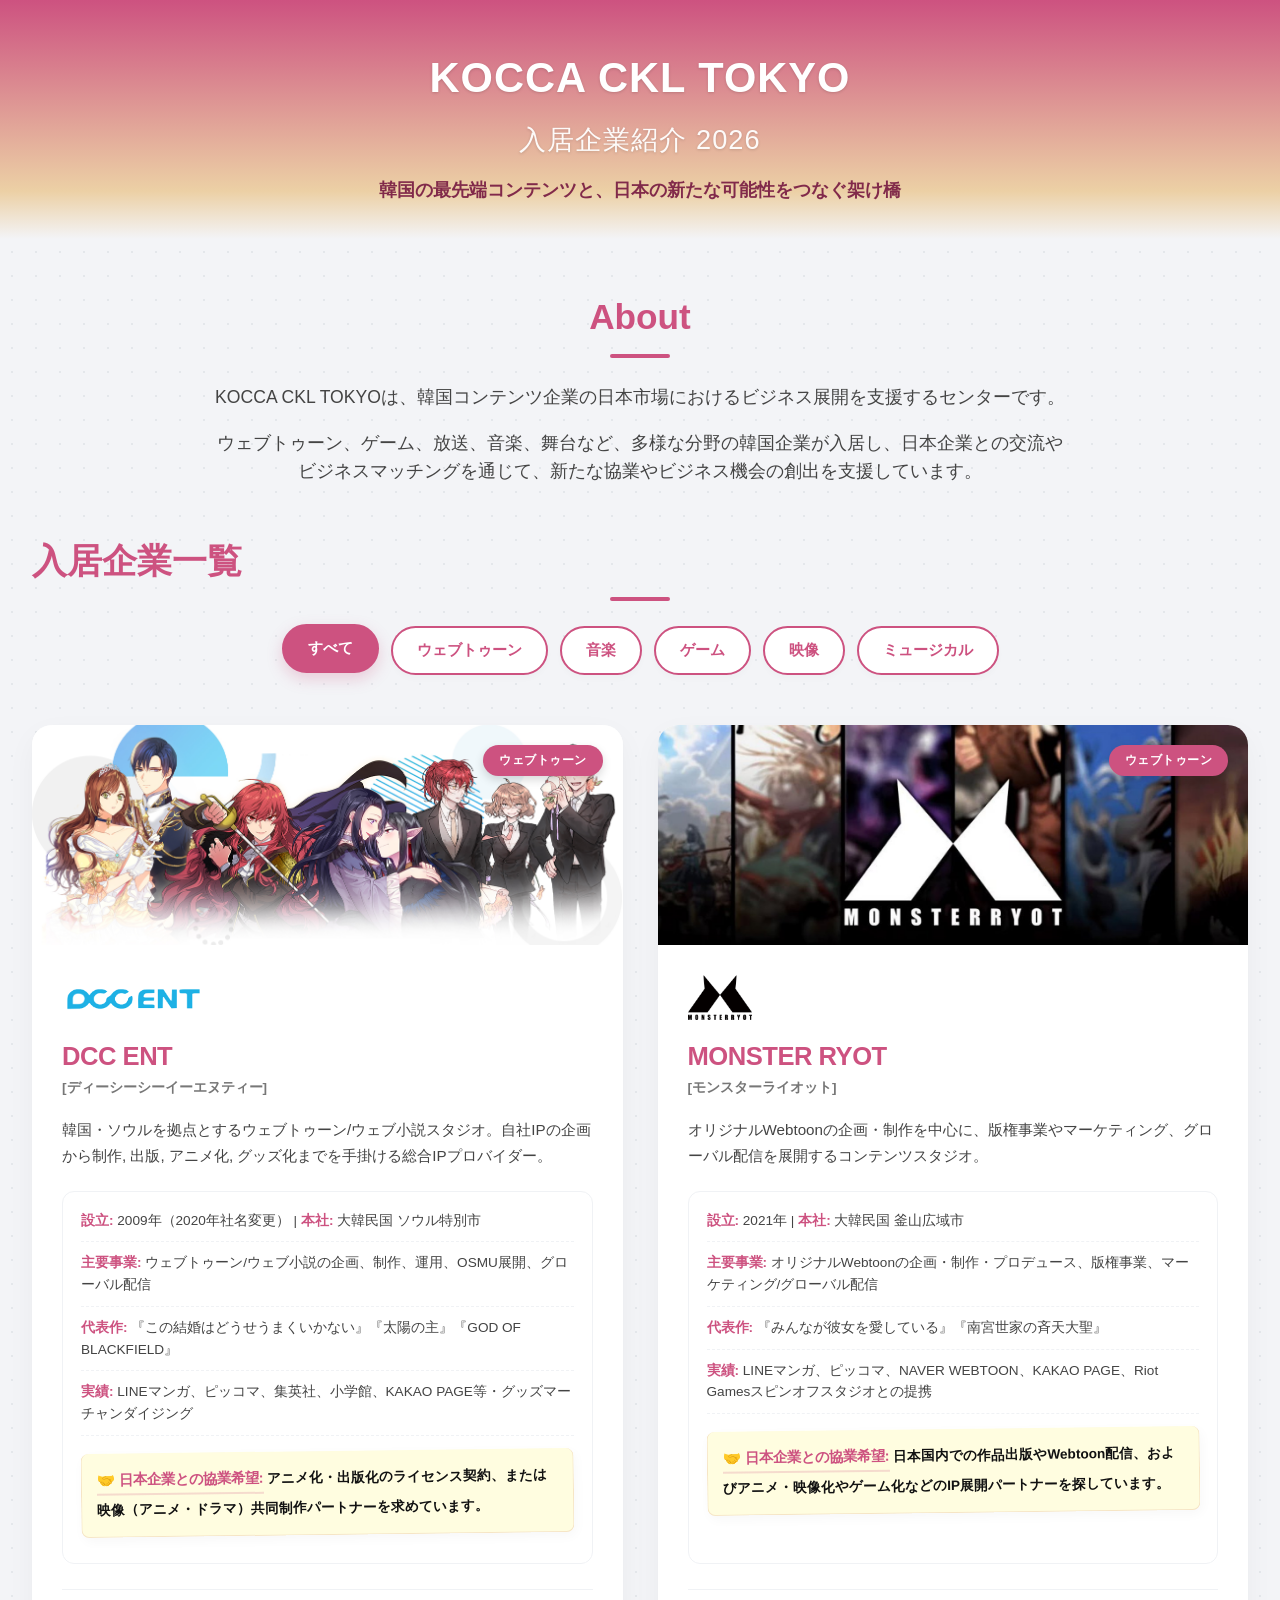
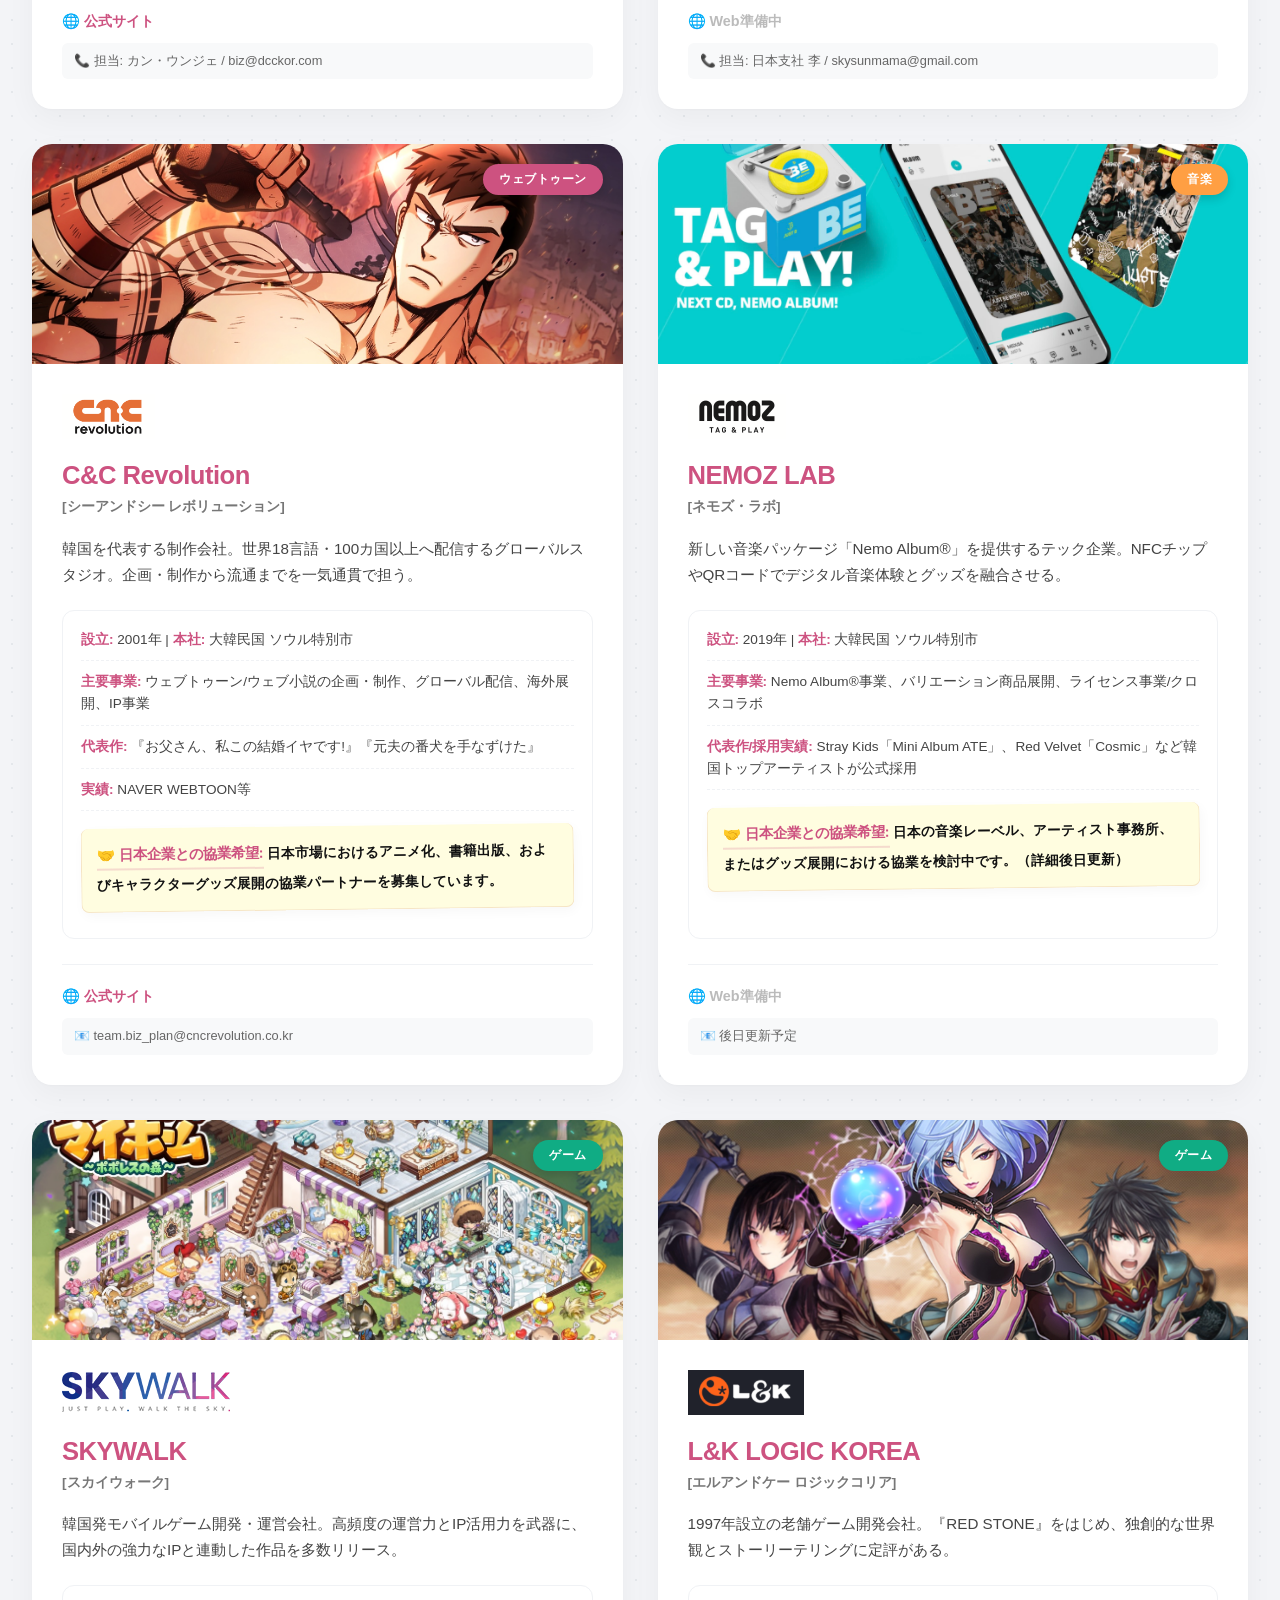
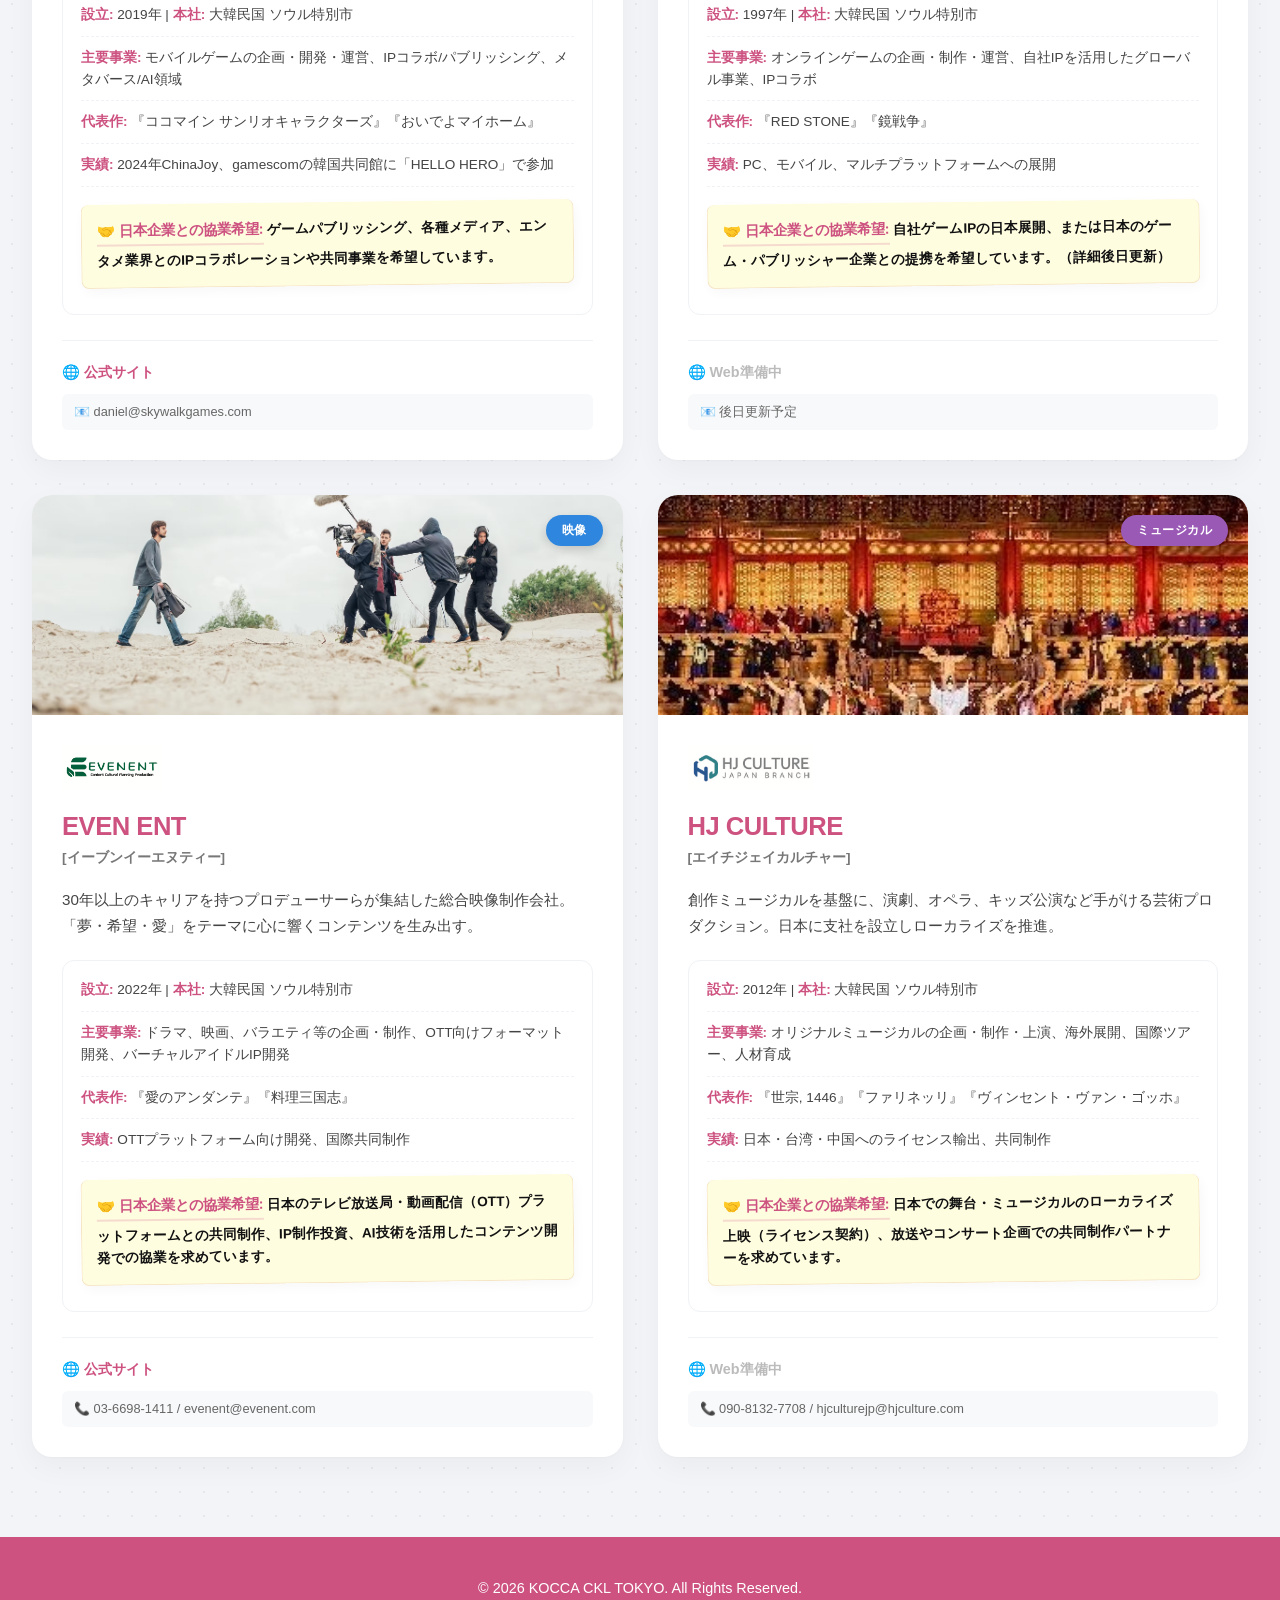
<file: kocca/index.html>
<!DOCTYPE html>
<html lang="ja">
<head>
    <meta charset="UTF-8">
    <meta name="viewport" content="width=device-width, initial-scale=1.0">
    <title>KOCCA CKL TOKYO 入居企業紹介 2026</title>
    <link rel="stylesheet" href="style.css">
    <script src="https://identity.netlify.com/v1/netlify-identity-widget.js"></script>
</head>
<body>

    <!-- ヘッダー -->
    <header>
        <div class="container">
            <h1>KOCCA CKL TOKYO <span>入居企業紹介 2026</span></h1>
            <p class="subtitle">韓国の最先端コンテンツと、日本の新たな可能性をつなぐ架け橋</p>
        </div>
    </header>

    <!-- 概要セクション -->
    <section class="about-section container">
        <h2>About</h2>
        <p>KOCCA CKL TOKYOは、韓国コンテンツ企業の日本市場におけるビジネス展開を支援するセンターです。</p>
        <p>ウェブトゥーン、ゲーム、放送、音楽、舞台など、多様な分野の韓国企業が入居し、日本企業との交流やビジネスマッチングを通じて、新たな協業やビジネス機会の創出を支援しています。</p>
    </section>

    <!-- 企業一覧セクション -->
    <section class="companies-section container">
        <h2>入居企業一覧</h2>
        
        <!-- カテゴリフィルター（タブ） -->
        <div class="filter-buttons">
            <button class="filter-btn active" data-filter="all">すべて</button>
            <button class="filter-btn" data-filter="webtoon">ウェブトゥーン</button>
            <button class="filter-btn" data-filter="music">音楽</button>
            <button class="filter-btn" data-filter="game">ゲーム</button>
            <button class="filter-btn" data-filter="video">映像</button>
            <button class="filter-btn" data-filter="musical">ミュージカル</button>
        </div>

        <!-- 企業カードコンテナ -->
        <div class="companies-grid">
            
            <!-- DCC ENT -->
            <div class="company-card" data-category="webtoon">
                <div class="company-img">
                    <img src="images/dccent.jpg" alt="DCC ENT 代表作">
                </div>
                <div class="card-body">
                    <span class="badge badge-webtoon">ウェブトゥーン</span>
                    <div class="company-logo">
                        <img src="images/dccent-logo.png" alt="DCC ENT ロゴ">
                    </div>
                    <h3>DCC ENT</h3>
                    <p class="ruby">[ディーシーシーイーエヌティー]</p>
                    <p class="desc">韓国・ソウルを拠点とするウェブトゥーン/ウェブ小説スタジオ。自社IPの企画から制作, 出版, アニメ化, グッズ化までを手掛ける総合IPプロバイダー。</p>
                    
                    <div class="info-block">
                        <p><strong>設立:</strong> 2009年（2020年社名変更） | <strong>本社:</strong> 大韓民国 ソウル特別市</p>
                        <p><strong>主要事業:</strong> ウェブトゥーン/ウェブ小説の企画、制作、運用、OSMU展開、グローバル配信</p>
                        <p><strong>代表作:</strong> 『この結婚はどうせうまくいかない』『太陽の主』『GOD OF BLACKFIELD』</p>
                        <p><strong>実績:</strong> LINEマンガ、ピッコマ、集英社、小学館、KAKAO PAGE等・グッズマーチャンダイジング</p>
                        <p class="matching"><strong>🤝 日本企業との協業希望:</strong> アニメ化・出版化のライセンス契約、または映像（アニメ・ドラマ）共同制作パートナーを求めています。</p>
                    </div>
                    
                    <div class="card-footer">
                        <a href="https://www.dccent.com/" target="_blank" class="web-link">🌐 公式サイト</a>
                        <div class="contact-info">📞 担当: カン・ウンジェ / biz@dcckor.com</div>
                    </div>
                </div>
            </div>

            <!-- MONSTER RYOT -->
            <div class="company-card" data-category="webtoon">
                <div class="company-img">
                    <img src="images/monster_ryot.jpg" alt="MONSTER RYOT 代表作">
                </div>
                <div class="card-body">
                    <span class="badge badge-webtoon">ウェブトゥーン</span>
                    <div class="company-logo">
                        <img src="images/monster_ryot-logo.png" alt="MONSTER RYOT ロゴ">
                    </div>
                    <h3>MONSTER RYOT</h3>
                    <p class="ruby">[モンスターライオット]</p>
                    <p class="desc">オリジナルWebtoonの企画・制作を中心に、版権事業やマーケティング、グローバル配信を展開するコンテンツスタジオ。</p>
                    
                    <div class="info-block">
                        <p><strong>設立:</strong> 2021年 | <strong>本社:</strong> 大韓民国 釜山広域市</p>
                        <p><strong>主要事業:</strong> オリジナルWebtoonの企画・制作・プロデュース、版権事業、マーケティング/グローバル配信</p>
                        <p><strong>代表作:</strong> 『みんなが彼女を愛している』『南宮世家の斉天大聖』</p>
                        <p><strong>実績:</strong> LINEマンガ、ピッコマ、NAVER WEBTOON、KAKAO PAGE、Riot Gamesスピンオフスタジオとの提携</p>
                        <p class="matching"><strong>🤝 日本企業との協業希望:</strong> 日本国内での作品出版やWebtoon配信、およびアニメ・映像化やゲーム化などのIP展開パートナーを探しています。</p>
                    </div>
                    
                    <div class="card-footer">
                        <span class="web-link disabled">🌐 Web準備中</span>
                        <div class="contact-info">📞 担当: 日本支社 李 / skysunmama@gmail.com</div>
                    </div>
                </div>
            </div>

            <!-- C&C Revolution -->
            <div class="company-card" data-category="webtoon">
                <div class="company-img">
                    <img src="images/cc_rev.jpg" alt="C&C Revolution 代表作">
                </div>
                <div class="card-body">
                    <span class="badge badge-webtoon">ウェブトゥーン</span>
                    <div class="company-logo">
                        <img src="images/cc_rev-logo.png" alt="C&C Revolution ロゴ">
                    </div>
                    <h3>C&C Revolution</h3>
                    <p class="ruby">[シーアンドシー レボリューション]</p>
                    <p class="desc">韓国を代表する制作会社。世界18言語・100カ国以上へ配信するグローバルスタジオ。企画・制作から流通までを一気通貫で担う。</p>
                    
                    <div class="info-block">
                        <p><strong>設立:</strong> 2001年 | <strong>本社:</strong> 大韓民国 ソウル特別市</p>
                        <p><strong>主要事業:</strong> ウェブトゥーン/ウェブ小説の企画・制作、グローバル配信、海外展開、IP事業</p>
                        <p><strong>代表作:</strong> 『お父さん、私この結婚イヤです!』『元夫の番犬を手なずけた』</p>
                        <p><strong>実績:</strong> NAVER WEBTOON等</p>
                        <p class="matching"><strong>🤝 日本企業との協業希望:</strong> 日本市場におけるアニメ化、書籍出版、およびキャラクターグッズ展開の協業パートナーを募集しています。</p>
                    </div>
                    
                    <div class="card-footer">
                        <a href="https://cncrevolution.kr/main" target="_blank" class="web-link">🌐 公式サイト</a>
                        <div class="contact-info">📧 team.biz_plan@cncrevolution.co.kr</div>
                    </div>
                </div>
            </div>

            <!-- NEMOZ LAB -->
            <div class="company-card" data-category="music">
                <div class="company-img">
                    <img src="images/nemoz.jpg" alt="NEMOZ LAB 代表作">
                </div>
                <div class="card-body">
                    <span class="badge badge-music">音楽</span>
                    <div class="company-logo">
                        <img src="images/nemoz-logo.png" alt="NEMOZ LAB ロゴ">
                    </div>
                    <h3>NEMOZ LAB</h3>
                    <p class="ruby">[ネモズ・ラボ]</p>
                    <p class="desc">新しい音楽パッケージ「Nemo Album®」を提供するテック企業。NFCチップやQRコードでデジタル音楽体験とグッズを融合させる。</p>
                    
                    <div class="info-block">
                        <p><strong>設立:</strong> 2019年 | <strong>本社:</strong> 大韓民国 ソウル特別市</p>
                        <p><strong>主要事業:</strong> Nemo Album®事業、バリエーション商品展開、ライセンス事業/クロスコラボ</p>
                        <p><strong>代表作/採用実績:</strong> Stray Kids「Mini Album ATE」、Red Velvet「Cosmic」など韓国トップアーティストが公式採用</p>
                        <p class="matching"><strong>🤝 日本企業との協業希望:</strong> 日本の音楽レーベル、アーティスト事務所、またはグッズ展開における協業を検討中です。（詳細後日更新）</p>
                    </div>
                    
                    <div class="card-footer">
                        <span class="web-link disabled">🌐 Web準備中</span>
                        <div class="contact-info">📧 後日更新予定</div>
                    </div>
                </div>
            </div>

            <!-- SKYWALK -->
            <div class="company-card" data-category="game">
                <div class="company-img">
                    <img src="images/skywalk.jpg" alt="SKYWALK 代表作">
                </div>
                <div class="card-body">
                    <span class="badge badge-game">ゲーム</span>
                    <div class="company-logo">
                        <img src="images/skywalk-logo.png" alt="SKYWALK ロゴ">
                    </div>
                    <h3>SKYWALK</h3>
                    <p class="ruby">[スカイウォーク]</p>
                    <p class="desc">韓国発モバイルゲーム開発・運営会社。高頻度の運営力とIP活用力を武器に、国内外の強力なIPと連動した作品を多数リリース。</p>
                    
                    <div class="info-block">
                        <p><strong>設立:</strong> 2019年 | <strong>本社:</strong> 大韓民国 ソウル特別市</p>
                        <p><strong>主要事業:</strong> モバイルゲームの企画・開発・運営、IPコラボ/パブリッシング、メタバース/AI領域</p>
                        <p><strong>代表作:</strong> 『ココマイン サンリオキャラクターズ』『おいでよマイホーム』</p>
                        <p><strong>実績:</strong> 2024年ChinaJoy、gamescomの韓国共同館に「HELLO HERO」で参加</p>
                        <p class="matching"><strong>🤝 日本企業との協業希望:</strong> ゲームパブリッシング、各種メディア、エンタメ業界とのIPコラボレーションや共同事業を希望しています。</p>
                    </div>
                    
                    <div class="card-footer">
                        <a href="https://www.skywalkgames.com/" target="_blank" class="web-link">🌐 公式サイト</a>
                        <div class="contact-info">📧 daniel@skywalkgames.com</div>
                    </div>
                </div>
            </div>

            <!-- L&K LOGIC KOREA -->
            <div class="company-card" data-category="game">
                <div class="company-img">
                    <!-- 💡 ここを lk_logic.jpg に修正しました！ -->
                    <img src="images/lk_logic.jpg" alt="L&K LOGIC KOREA 代表作">
                </div>
                <div class="card-body">
                    <span class="badge badge-game">ゲーム</span>
                    <div class="company-logo">
                        <img src="images/lk_logic-logo.png" alt="L&K LOGIC KOREA ロゴ">
                    </div>
                    <h3>L&K LOGIC KOREA</h3>
                    <p class="ruby">[エルアンドケー ロジックコリア]</p>
                    <p class="desc">1997年設立の老舗ゲーム開発会社。『RED STONE』をはじめ、独創的な世界観とストーリーテリングに定評がある。</p>
                    
                    <div class="info-block">
                        <p><strong>設立:</strong> 1997年 | <strong>本社:</strong> 大韓民国 ソウル特別市</p>
                        <p><strong>主要事業:</strong> オンラインゲームの企画・制作・運営、自社IPを活用したグローバル事業、IPコラボ</p>
                        <p><strong>代表作:</strong> 『RED STONE』『鏡戦争』</p>
                        <p><strong>実績:</strong> PC、モバイル、マルチプラットフォームへの展開</p>
                        <p class="matching"><strong>🤝 日本企業との協業希望:</strong> 自社ゲームIPの日本展開、または日本のゲーム・パブリッシャー企業との提携を希望しています。（詳細後日更新）</p>
                    </div>
                    
                    <div class="card-footer">
                        <span class="web-link disabled">🌐 Web準備中</span>
                        <div class="contact-info">📧 後日更新予定</div>
                    </div>
                </div>
            </div>

            <!-- EVEN ENT -->
            <div class="company-card" data-category="video">
                <div class="company-img">
                    <img src="images/even_ent.jpg" alt="EVEN ENT 代表作">
                </div>
                <div class="card-body">
                    <span class="badge badge-video">映像</span>
                    <div class="company-logo">
                        <img src="images/even_ent-logo.png" alt="EVEN ENT ロゴ">
                    </div>
                    <h3>EVEN ENT</h3>
                    <p class="ruby">[イーブンイーエヌティー]</p>
                    <p class="desc">30年以上のキャリアを持つプロデューサーらが集結した総合映像制作会社。「夢・希望・愛」をテーマに心に響くコンテンツを生み出す。</p>
                    
                    <div class="info-block">
                        <p><strong>設立:</strong> 2022年 | <strong>本社:</strong> 大韓民国 ソウル特別市</p>
                        <p><strong>主要事業:</strong> ドラマ、映画、バラエティ等の企画・制作、OTT向けフォーマット開発、バーチャルアイドルIP開発</p>
                        <p><strong>代表作:</strong> 『愛のアンダンテ』『料理三国志』</p>
                        <p><strong>実績:</strong> OTTプラットフォーム向け開発、国際共同制作</p>
                        <p class="matching"><strong>🤝 日本企業との協業希望:</strong> 日本のテレビ放送局・動画配信（OTT）プラットフォームとの共同制作、IP制作投資、AI技術を活用したコンテンツ開発での協業を求めています。</p>
                    </div>
                    
                    <div class="card-footer">
                        <a href="https://evenent-jp.bitfan.id/" target="_blank" class="web-link">🌐 公式サイト</a>
                        <div class="contact-info">📞 03-6698-1411 / evenent@evenent.com</div>
                    </div>
                </div>
            </div>

            <!-- HJ CULTURE -->
            <div class="company-card" data-category="musical">
                <div class="company-img">
                    <img src="images/hj_culture.jpg" alt="HJ CULTURE 代表作">
                </div>
                <div class="card-body">
                    <span class="badge badge-musical">ミュージカル</span>
                    <div class="company-logo">
                        <img src="images/hj_culture-logo.png" alt="HJ CULTURE ロゴ">
                    </div>
                    <h3>HJ CULTURE</h3>
                    <p class="ruby">[エイチジェイカルチャー]</p>
                    <p class="desc">創作ミュージカルを基盤に、演劇、オペラ、キッズ公演など手がける芸術プロダクション。日本に支社を設立しローカライズを推進。</p>
                    
                    <div class="info-block">
                        <p><strong>設立:</strong> 2012年 | <strong>本社:</strong> 大韓民国 ソウル特別市</p>
                        <p><strong>主要事業:</strong> オリジナルミュージカルの企画・制作・上演、海外展開、国際ツアー、人材育成</p>
                        <p><strong>代表作:</strong> 『世宗, 1446』『ファリネッリ』『ヴィンセント・ヴァン・ゴッホ』</p>
                        <p><strong>実績:</strong> 日本・台湾・中国へのライセンス輸出、共同制作</p>
                        <p class="matching"><strong>🤝 日本企業との協業希望:</strong> 日本での舞台・ミュージカルのローカライズ上映（ライセンス契約）、放送やコンサート企画での共同制作パートナーを求めています。</p>
                    </div>
                    
                    <div class="card-footer">
                        <span class="web-link disabled">🌐 Web準備中</span>
                        <div class="contact-info">📞 090-8132-7708 / hjculturejp@hjculture.com</div>
                    </div>
                </div>
            </div>

        </div>
    </section>

    <!-- フッター -->
    <footer>
        <p>&copy; 2026 KOCCA CKL TOKYO. All Rights Reserved.</p>
    </footer>

    <script src="script.js"></script>
<script>
  if (window.netlifyIdentity) {
    window.netlifyIdentity.on("init", user => {
      if (!user) {
        window.netlifyIdentity.on("login", () => {
          document.location.href = "/admin/";
        });
      }
    });
  }
</script>
</body>
</html>
</file>
<file: kocca/style.css>
/* 全体設定 */
* {
    margin: 0;
    padding: 0;
    box-sizing: border-box;
    font-family: 'Helvetica Neue', Arial, 'Hiragino Kaku Gothic ProN', 'Hiragino Sans', sans-serif;
}

body {
    /* 背景を薄いグレーにしつつ、うっすらとポップな水玉（ドット）模様を配置 */
    background-color: #f3f4f7; 
    background-image: radial-gradient(#e4e7eb 1.5px, transparent 1.5px);
    background-size: 24px 24px;
    color: #333;
    line-height: 1.6;
}

.container {
    width: 95%;
    max-width: 1400px;
    margin: 0 auto;
}

/* 💡 【大改造】ヘッダー：グラデーション化 ＆ スペースをコンパクトに調整 */
header {
    /* 表紙の縦グラデーションを再現：指定ピンク(#CD5280)から、まろやかな薄黄へと変化 */
    background: linear-gradient(to bottom, #CD5280 0%, #ecd0a5 80%, #f3f4f7 100%); 
    color: #fff;
    padding: 45px 0 35px; /* 💡 上下の余白をきゅっと縮めて、無駄なスペースを削減！ */
    text-align: center;
    position: relative;
    overflow: hidden;
}

header h1 {
    font-size: 2.6rem; /* 💡 高さに合わせてフォントサイズも微調整 */
    margin-bottom: 8px;
    font-weight: 800;
    letter-spacing: 1px;
    text-shadow: 0 1px 3px rgba(0,0,0,0.15); /* 白文字がグラデーションに埋もれないよう、影を調整 */
}

header h1 span {
    font-weight: 400;
    display: block;
    font-size: 1.7rem;
    margin-top: 6px;
    opacity: 0.95;
}

header .subtitle {
    font-size: 1.1rem;
    opacity: 0.95;
    font-weight: bold;
    /* 💡 グラデーションの下部（明るい色）に重なるため、文字色を濃いピンクにして視認性をキープ */
    color: #7c2246; 
    text-shadow: none;
    margin-top: 15px;
}

/* 概要 */
.about-section {
    padding: 50px 0 30px;
    text-align: center;
}

.about-section h2, .companies-section h2 {
    font-size: 2.2rem;
    margin-bottom: 25px;
    position: relative;
    padding-bottom: 12px;
    color: #CD5280; 
    font-weight: 800;
}

.about-section h2::after, .companies-section h2::after {
    content: '';
    position: absolute;
    bottom: 0;
    left: 50%;
    transform: translateX(-50%);
    width: 60px;
    height: 4px;
    background-color: #CD5280;
    border-radius: 2px;
}

.about-section p {
    max-width: 850px;
    margin: 0 auto 18px;
    font-size: 1.1rem;
    color: #444;
    font-weight: 500;
}

/* フィルターボタン */
.filter-buttons {
    display: flex;
    justify-content: center;
    flex-wrap: wrap;
    gap: 12px;
    margin-bottom: 50px;
}

.filter-btn {
    background-color: #fff;
    border: 2px solid #CD5280;
    color: #CD5280;
    padding: 12px 24px;
    border-radius: 30px;
    cursor: pointer;
    font-size: 0.95rem;
    font-weight: bold;
    transition: all 0.25s ease;
    box-shadow: 0 4px 6px rgba(0,0,0,0.02);
}

.filter-btn:hover, .filter-btn.active {
    background-color: #CD5280;
    color: #fff;
    box-shadow: 0 6px 15px rgba(205, 82, 128, 0.25);
    transform: translateY(-2px);
}

/* グリッドレイアウト */
.companies-grid {
    display: grid;
    grid-template-columns: repeat(auto-fill, minmax(400px, 1fr));
    gap: 35px;
    margin-bottom: 80px;
}

/* 企業カード */
.company-card {
    background-color: #fff;
    border: none; 
    border-radius: 20px; 
    box-shadow: 0 10px 30px rgba(0, 0, 0, 0.04), 0 1px 3px rgba(0, 0, 0, 0.02);
    position: relative;
    transition: transform 0.3s cubic-bezier(0.25, 1, 0.5, 1), box-shadow 0.3s ease;
    display: flex;
    flex-direction: column;
    overflow: hidden;
}

.company-card:hover {
    transform: translateY(-8px);
    box-shadow: 0 20px 40px rgba(205, 82, 128, 0.12), 0 1px 3px rgba(0, 0, 0, 0.02);
}

/* 画像エリア */
.company-img {
    width: 100%;
    height: 220px;
    background-color: #eaeaea;
    overflow: hidden;
    position: relative;
}

.company-img img {
    width: 100%;
    height: 100%;
    object-fit: cover;
    transition: transform 0.5s ease;
}

.company-card:hover .company-img img {
    transform: scale(1.04); 
}

/* テキストコンテンツエリア */
.card-body {
    padding: 30px;
    display: flex;
    flex-direction: column;
    flex-grow: 1;
}

/* ジャンルバッジ */
.badge {
    position: absolute;
    top: 20px;
    right: 20px;
    font-size: 0.75rem;
    padding: 6px 16px;
    border-radius: 20px;
    font-weight: bold;
    color: #fff;
    z-index: 2;
    box-shadow: 0 4px 10px rgba(0,0,0,0.15);
    letter-spacing: 0.5px;
}
.badge-webtoon { background-color: #CD5280; }
.badge-music { background-color: #ff9f43; }
.badge-game { background-color: #10ac84; }
.badge-video { background-color: #2e86de; }
.badge-musical { background-color: #9b59b6; }

/* 企業ロゴ */
.company-logo {
    height: 45px;
    margin-bottom: 16px;
    display: flex;
    align-items: center;
}

.company-logo img {
    max-height: 100%;
    width: auto;
    object-fit: contain;
}

.company-card h3 {
    font-size: 1.6rem;
    color: #CD5280; 
    font-weight: 800;
    letter-spacing: -0.5px;
}

.company-card .ruby {
    font-size: 0.85rem;
    color: #777;
    margin-bottom: 18px;
    font-weight: bold;
}

.company-card .desc {
    font-size: 0.95rem;
    color: #444;
    font-weight: 500;
    margin-bottom: 22px;
    line-height: 1.7;
}

/* 詳細ビジネス情報ブロック */
.info-block {
    background-color: #ffffff; 
    border: 1px solid #f0f2f5; 
    padding: 18px;
    border-radius: 12px;
    font-size: 0.85rem;
    color: #444;
    margin-bottom: 25px;
    flex-grow: 1; 
}

.info-block p {
    margin-bottom: 10px;
    border-bottom: 1px dashed #f0f2f5; 
    padding-bottom: 10px;
}

.info-block strong {
    color: #CD5280; 
    font-weight: 700;
}

/* 🤝 日本企業との協業希望エリア */
.info-block .matching {
    background-color: #fffde0; 
    border: 1px solid #f6e5c5; 
    border-top: none !important; 
    padding: 15px; 
    border-radius: 8px; 
    color: #111111; 
    margin-top: 15px;
    font-weight: bold; 
    line-height: 1.6;
    transform: rotate(-0.7deg); 
    box-shadow: 2px 4px 12px rgba(0, 0, 0, 0.03);
    position: relative;
}

.info-block .matching strong {
    color: #CD5280; 
    font-size: 0.9rem;
    display: inline-block;
    margin-bottom: 4px; 
    border-bottom: 2px solid rgba(205, 82, 128, 0.2); 
    padding-bottom: 2px;
}

/* カード最下部（リンク＆問い合わせ） */
.card-footer {
    margin-top: auto;
    border-top: 1px solid #f0f2f5;
    padding-top: 18px;
}

.web-link {
    display: inline-block;
    text-decoration: none;
    color: #CD5280;
    font-weight: bold;
    font-size: 0.9rem;
    transition: color 0.2s;
    margin-bottom: 10px;
}

.web-link:hover {
    color: #ff9f43;
}

.web-link.disabled {
    color: #bbb;
    cursor: default;
}

.contact-info {
    font-size: 0.8rem;
    color: #666;
    background: #f8f9fa;
    padding: 8px 12px;
    border-radius: 6px;
    display: inline-block;
    width: 100%;
}

/* フッター */
footer {
    background-color: #CD5280; 
    color: #fff;
    text-align: center;
    padding: 40px 0;
    font-size: 0.9rem;
}
</file>
